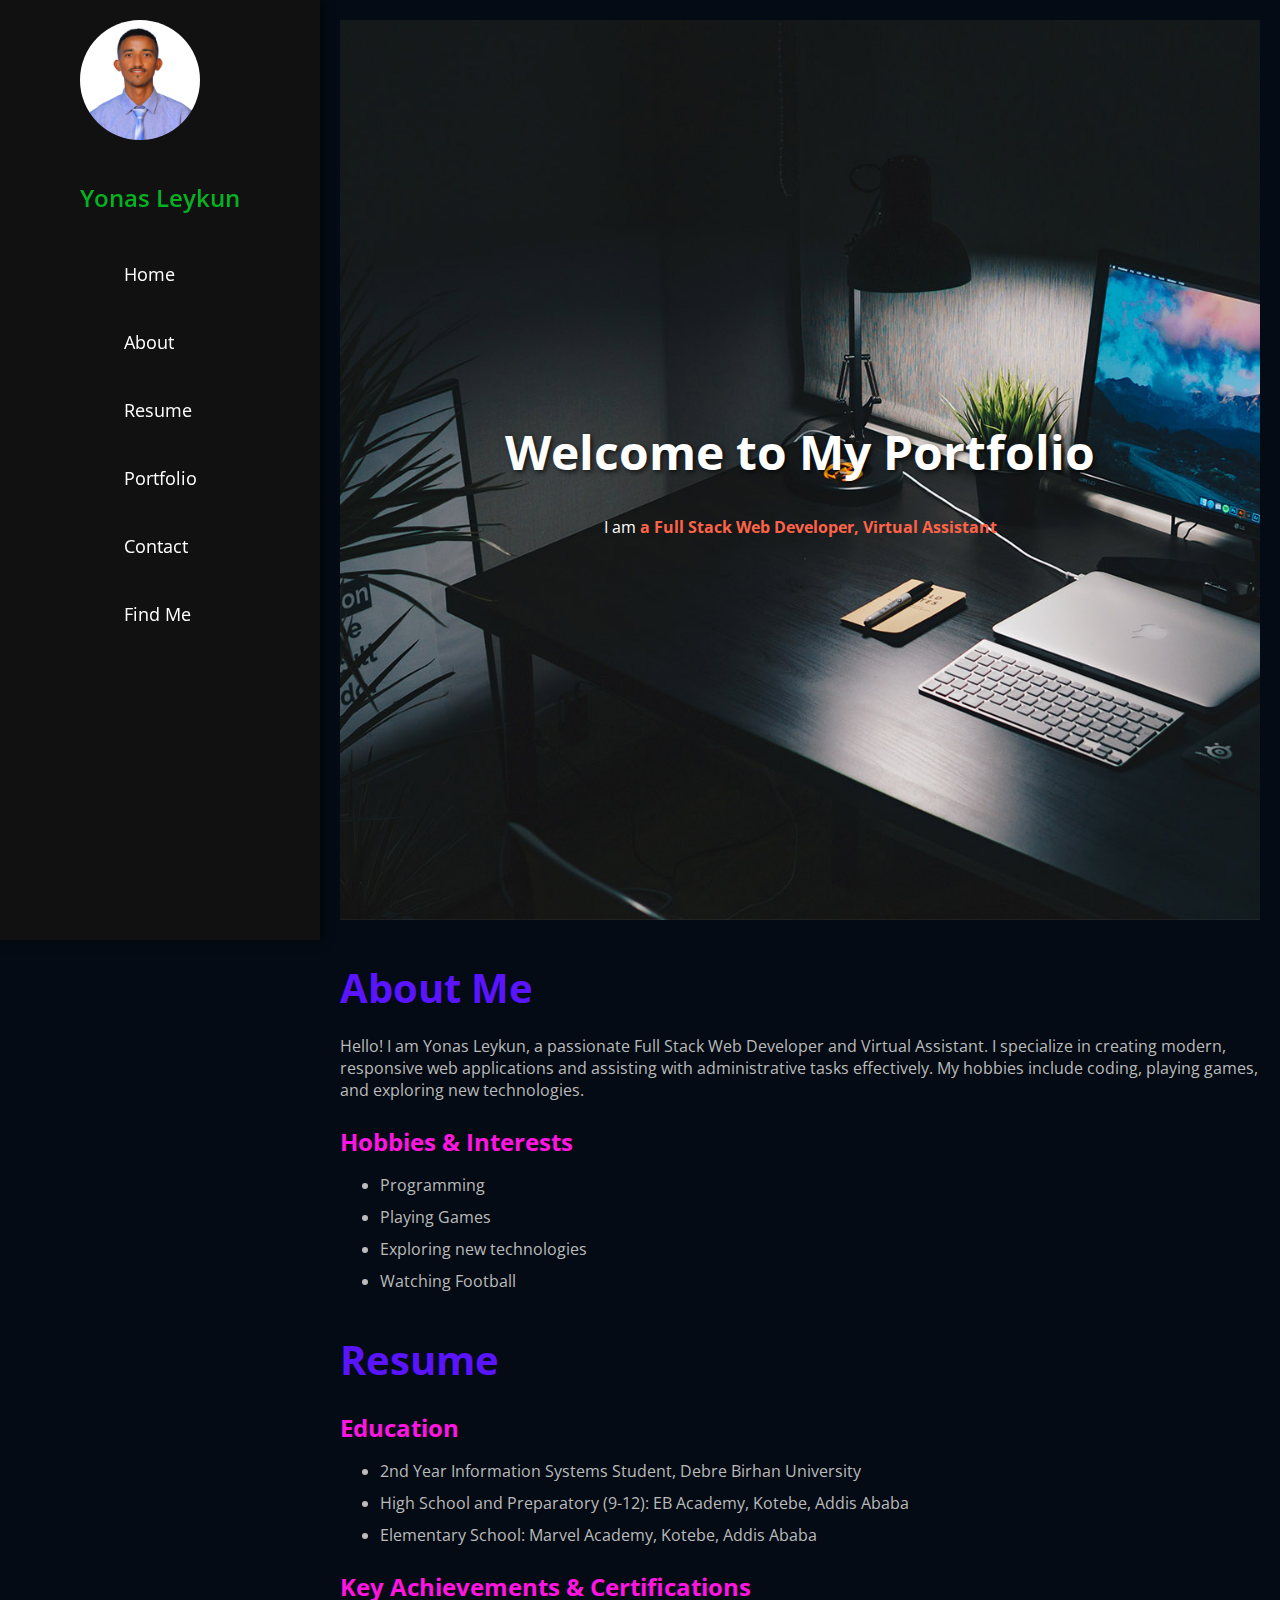
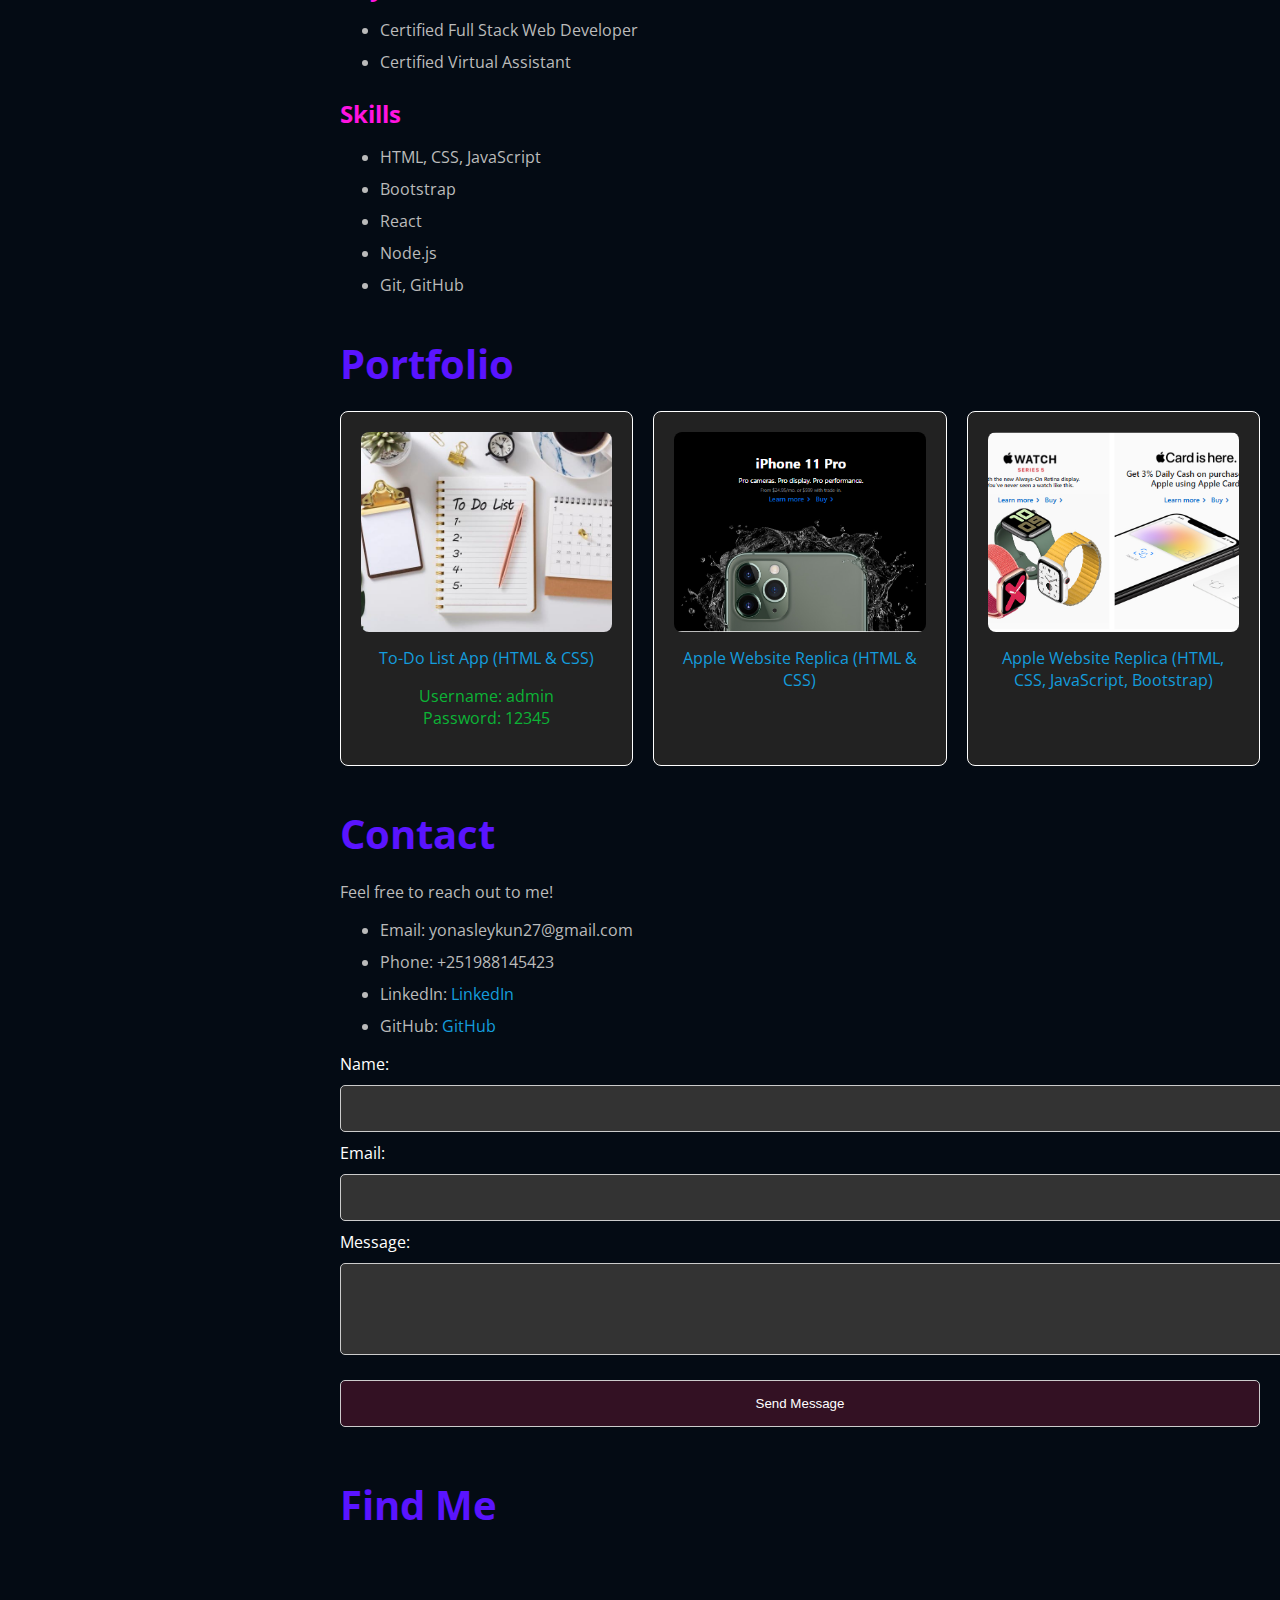
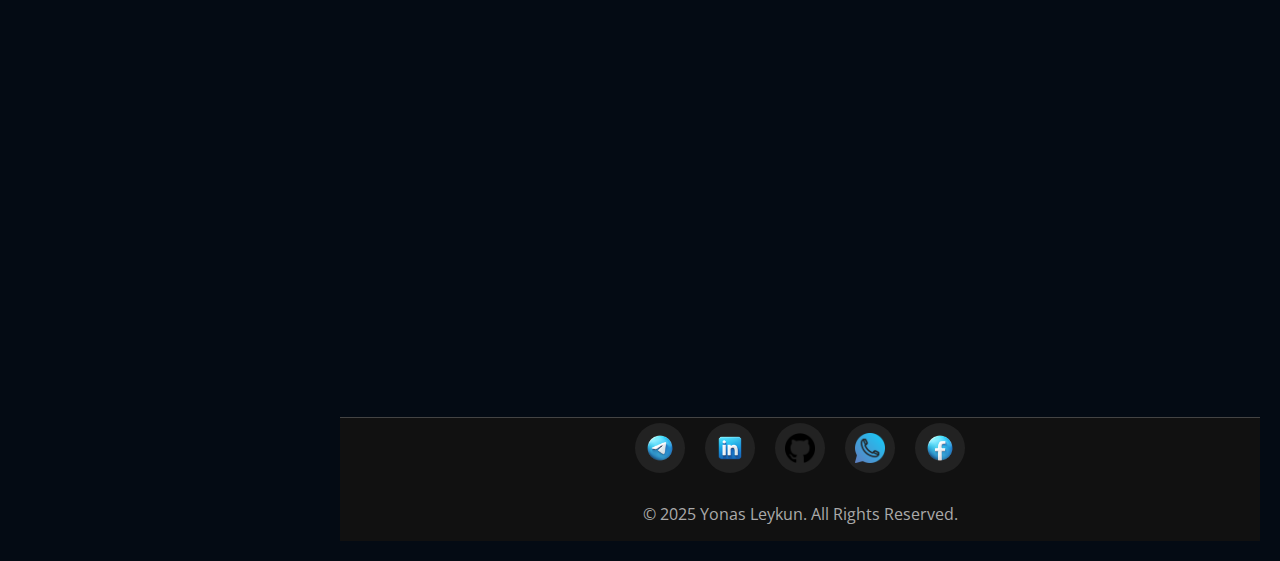
<file: index.html>
<!DOCTYPE html>
<html lang="en">

<head>
  <meta charset="UTF-8">
  <meta name="viewport" content="width=device-width, initial-scale=1.0">
  <title>Yonas Leykun - Portfolio</title>

  <!-- Favicons -->
  <link href="./Image/favicon_io/favicon-32x32.png" rel="icon">

  <link href="https://fonts.googleapis.com/css?family=Open+Sans:300,400,600,700|Poppins:300,400,500,600,700" rel="stylesheet">
  <link href="style.css" rel="stylesheet">
</head>

<body>

  <!-- Sidebar -->
  <header id="header">
    <div class="profile">
      <img src="./Image/last.jpg" alt="Logo" class="img-fluid logo">
      <h1 class="text-light">Yonas Leykun</h1>
    </div>
    <nav class="nav-menu">
      <ul>
        <li><a href="#hero">Home</a></li>
        <li><a href="#about">About</a></li>
        <li><a href="#resume">Resume</a></li>
        <li><a href="#portfolio">Portfolio</a></li>
        <li><a href="#contact">Contact</a></li>
        <li><a href="#map">Find Me</a></li>
      </ul>
    </nav>
  </header>

  <!-- Main Content -->
  <main>
    <!-- Hero Section -->
    <section id="hero">
      <div class="hero-container">
        <h1>Welcome to My Portfolio</h1>
        <p>I am <span class="typed">a Full Stack Web Developer, Virtual Assistant</span></p>
      </div>
    </section>

    <!-- About Section -->
    <section id="about">
      <h2 class="section-title">About Me</h2>
      <p class="section-text">Hello! I am Yonas Leykun, a passionate Full Stack Web Developer and Virtual Assistant. I specialize in creating modern, responsive web applications and assisting with administrative tasks effectively. My hobbies include coding, playing games, and exploring new technologies.</p>
      <h3 class="section-subtitle">Hobbies & Interests</h3>
      <ul class="section-list">
        <li>Programming</li>
        <li>Playing Games</li>
        <li>Exploring new technologies</li>
        <li>Watching Football</li>
      </ul>
    </section>

    <!-- Resume Section -->
    <section id="resume">
      <h2 class="section-title">Resume</h2>
      <h3 class="section-subtitle">Education</h3>
      <ul class="section-list">
        <li>2nd Year Information Systems Student, Debre Birhan University</li>
        <li>High School and Preparatory (9-12): EB Academy, Kotebe, Addis Ababa</li>
        <li>Elementary School: Marvel Academy, Kotebe, Addis Ababa</li>
      </ul>
      <h3 class="section-subtitle">Key Achievements & Certifications</h3>
      <ul class="section-list">
        <li>Certified Full Stack Web Developer</li>
        <li>Certified Virtual Assistant</li>
      </ul>
      <h3 class="section-subtitle">Skills</h3>
      <ul class="section-list">
        <li>HTML, CSS, JavaScript</li>
        <li>Bootstrap</li>
        <li>React</li>
        <li>Node.js</li>
        <li>Git, GitHub</li>
      </ul>
    </section>

    <!-- Portfolio Section -->
    <section id="portfolio">
      <h2 class="section-title">Portfolio</h2>
      <div class="portfolio-container">
        <div class="portfolio-item">
          <a href="./TaskManagementApp/index.html" target="_blank">
            <img src="./Image/960x0.jpg" alt="To-Do List App">
          </a>
          <a href="./Task-Management-App/index.html" target="_blank">To-Do List App (HTML & CSS)</a>
          <p id="un">Username: admin<br>Password: 12345</p>
        </div>
        <div class="portfolio-item">
          <a href="./AppleProject/Project/index.html" target="_blank">
            <img src="./Image/no.png" alt="Apple Website Replica">
          </a>
          <a href="./AppleProject/Project/index.html" target="_blank">Apple Website Replica (HTML & CSS)</a>
        </div>
        <div class="portfolio-item">
          <a href="./AppleBootstrapProject/Project/apple-responsive-staring-base-code/apple-responsive-staring-base-code/index.html" target="_blank">
            <img src="./Image/bootstrap.png" alt="Apple Website Responsive">
          </a>
          <a href="./AppleBootstrapProject/Project/apple-responsive-staring-base-code/apple-responsive-staring-base-code/index.html" target="_blank">
            Apple Website Replica (HTML, CSS, JavaScript, Bootstrap)
          </a>
        </div>
      </div>
    </section>

    <!-- Contact Section -->
    <section id="contact">
      <h2 class="section-title">Contact</h2>
      <p class="section-text">Feel free to reach out to me!</p>
      <ul class="section-list">
        <li>Email: yonasleykun27@gmail.com</li>
        <li>Phone: +251988145423</li>
        <li>LinkedIn: <a href="https://et.linkedin.com/in/yonas-leykun" target="_blank">LinkedIn</a></li>
        <li>GitHub: <a href="https://github.com/yonasleykun27" target="_blank">GitHub</a></li>
      </ul>
      <form>
        <label for="name">Name:</label>
        <input type="text" id="name" name="name" required>
        <label for="email">Email:</label>
        <input type="email" id="email" name="email" required>
        <label for="message">Message:</label>
        <textarea id="message" name="message" rows="4" required></textarea>
        <button type="submit">Send Message</button>
      </form>
    </section>

    <!-- Map Section -->
    <section id="map">
      <h2 class="section-title">Find Me</h2>
      <iframe src="https://www.google.com/maps/embed?pb=!1m18!1m12!1m3!1d3933.282944240956!2d39.51878687438486!3d9.656847578846607!2m3!1f0!2f0!3f0!3m2!1i1024!2i768!4f13.1!3m3!1m2!1s0x1649bd7dac123767%3A0x44635ad4b8545f85!2sDebre%20Berhan%20University!5e0!3m2!1sen!2set!4v1737322805983!5m2!1sen!2set" width="600" height="450" style="border:0;" allowfullscreen="" loading="lazy" referrerpolicy="no-referrer-when-downgrade"></iframe>
    </section>

    
  <!-- Footer Section -->
<footer class="footer">
  <div class="social-icons">
    <a href="https://t.me/yoniman6" target="_blank"><img src="./Image/tg.png" alt="Telegram"></a>
    <a href="https://et.linkedin.com/in/yonas-leykun" target="_blank"><img src="./Image/ln.png" alt="LinkedIn"></a>
    <a href="https://github.com/yonasleykun27" target="_blank"><img src="./Image/gh.png" alt="Github"></a>
    <a href="https://wa.me/qr/N4TQA45BHJGBB1" target="_blank"><img src="./Image/phone.png" alt="WhatsApp"></a>
    <a href="#"><img src="./Image/fb.png" alt="Facebook"></a>
    
  </div>
  <p class="footer-text">© 2025 Yonas Leykun. All Rights Reserved.</p>
</footer>
  </main>


</body>

</html>
</file>
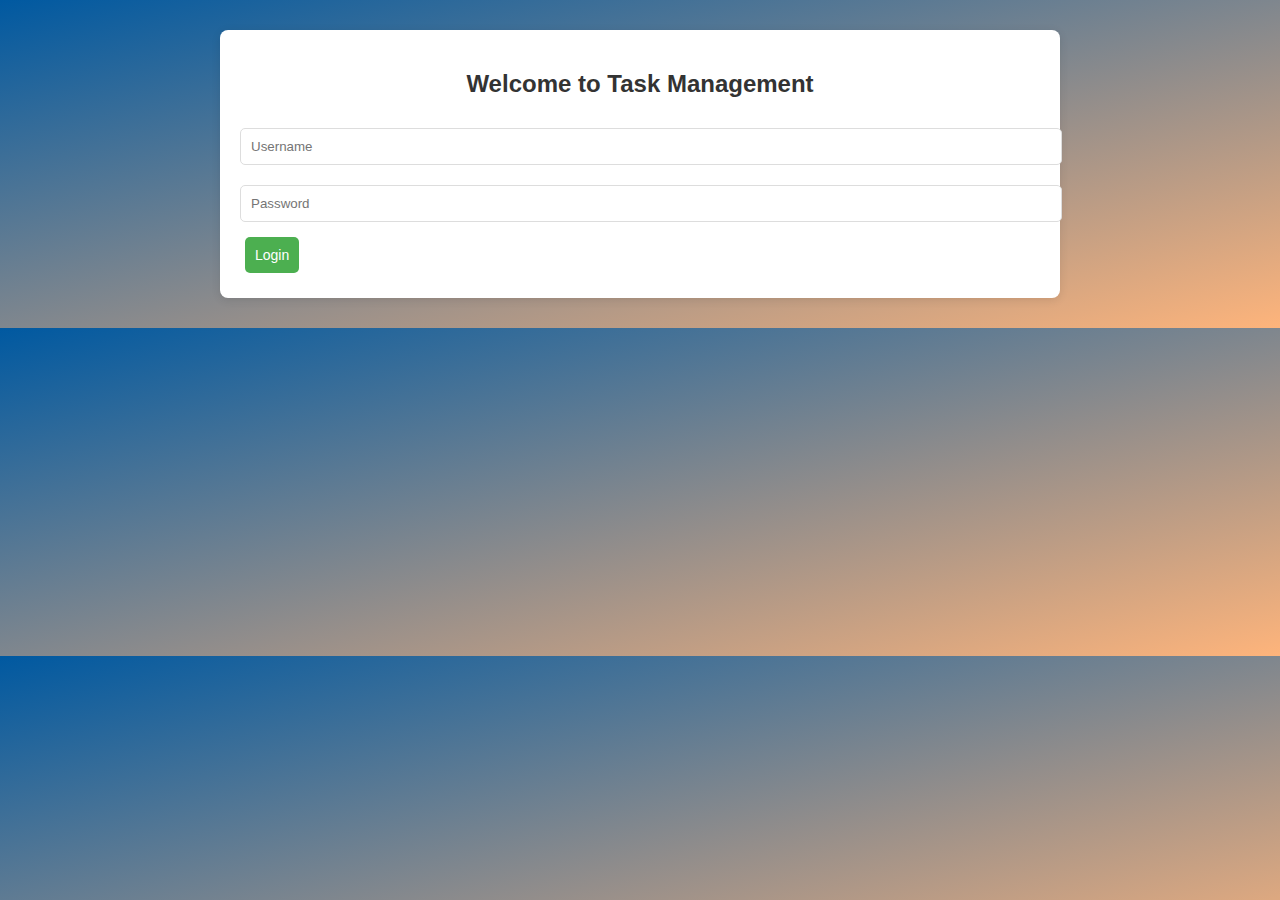
<file: TaskManagementApp/index.html>
<!DOCTYPE html>
<html lang="en">
<head>
    <meta charset="UTF-8">
    <meta name="viewport" content="width=device-width, initial-scale=1.0">
    <title>Task Management</title>
    <link rel="stylesheet" href="CSS/style.css">
</head>
<body>
    <div id="login-page" class="login-container">
        <h2>Welcome to Task Management</h2>
        <form id="login-form">
            <input type="text" id="username" placeholder="Username" required>
            <input type="password" id="password" placeholder="Password" required>
            <button type="submit">Login</button>
            <p id="login-error" style="color: red; display: none;">Invalid username or password.</p>
        </form>
    </div>

    <div class="task-container" style="display: none;">
        <h2>Task Management</h2>
        <button id="add-task-button">Add Task</button>

        <div id="add-task-form" class="task-form" style="display: none;">
            <label for="task-name">Task Name</label>
            <input type="text" id="task-name" placeholder="Enter the task name" required>

            <label for="start-date">Start Date</label>
            <input type="date" id="start-date" required>

            <label for="end-date">End Date</label>
            <input type="date" id="end-date" required>

            <label for="progress-status">Progress</label>
            <select id="progress-status">
                <option value="Not Started">Not Started</option>
                <option value="Started">Started</option>
                <option value="Finished">Finished</option>
            </select>

            <label for="priority">Priority</label>
            <select id="priority">
                <option value="Low">Low</option>
                <option value="Medium">Medium</option>
                <option value="High">High</option>
            </select>

            <button id="save-task">Save Task</button>
        </div>

        <div id="filter-container">
            <label for="priority-filter">Filter by Priority:</label>
            <select id="priority-filter">
                <option value="All">All</option>
                <option value="Low">Low</option>
                <option value="Medium">Medium</option>
                <option value="High">High</option>
            </select>
        </div>

        <h3 id="task-list-heading" style="display: none;">Tasks</h3>
        <div id="task-list" class="task-list-desktop"></div>
    </div>

    <script src="JS/script.js"></script>
</body>
</html>
</file>
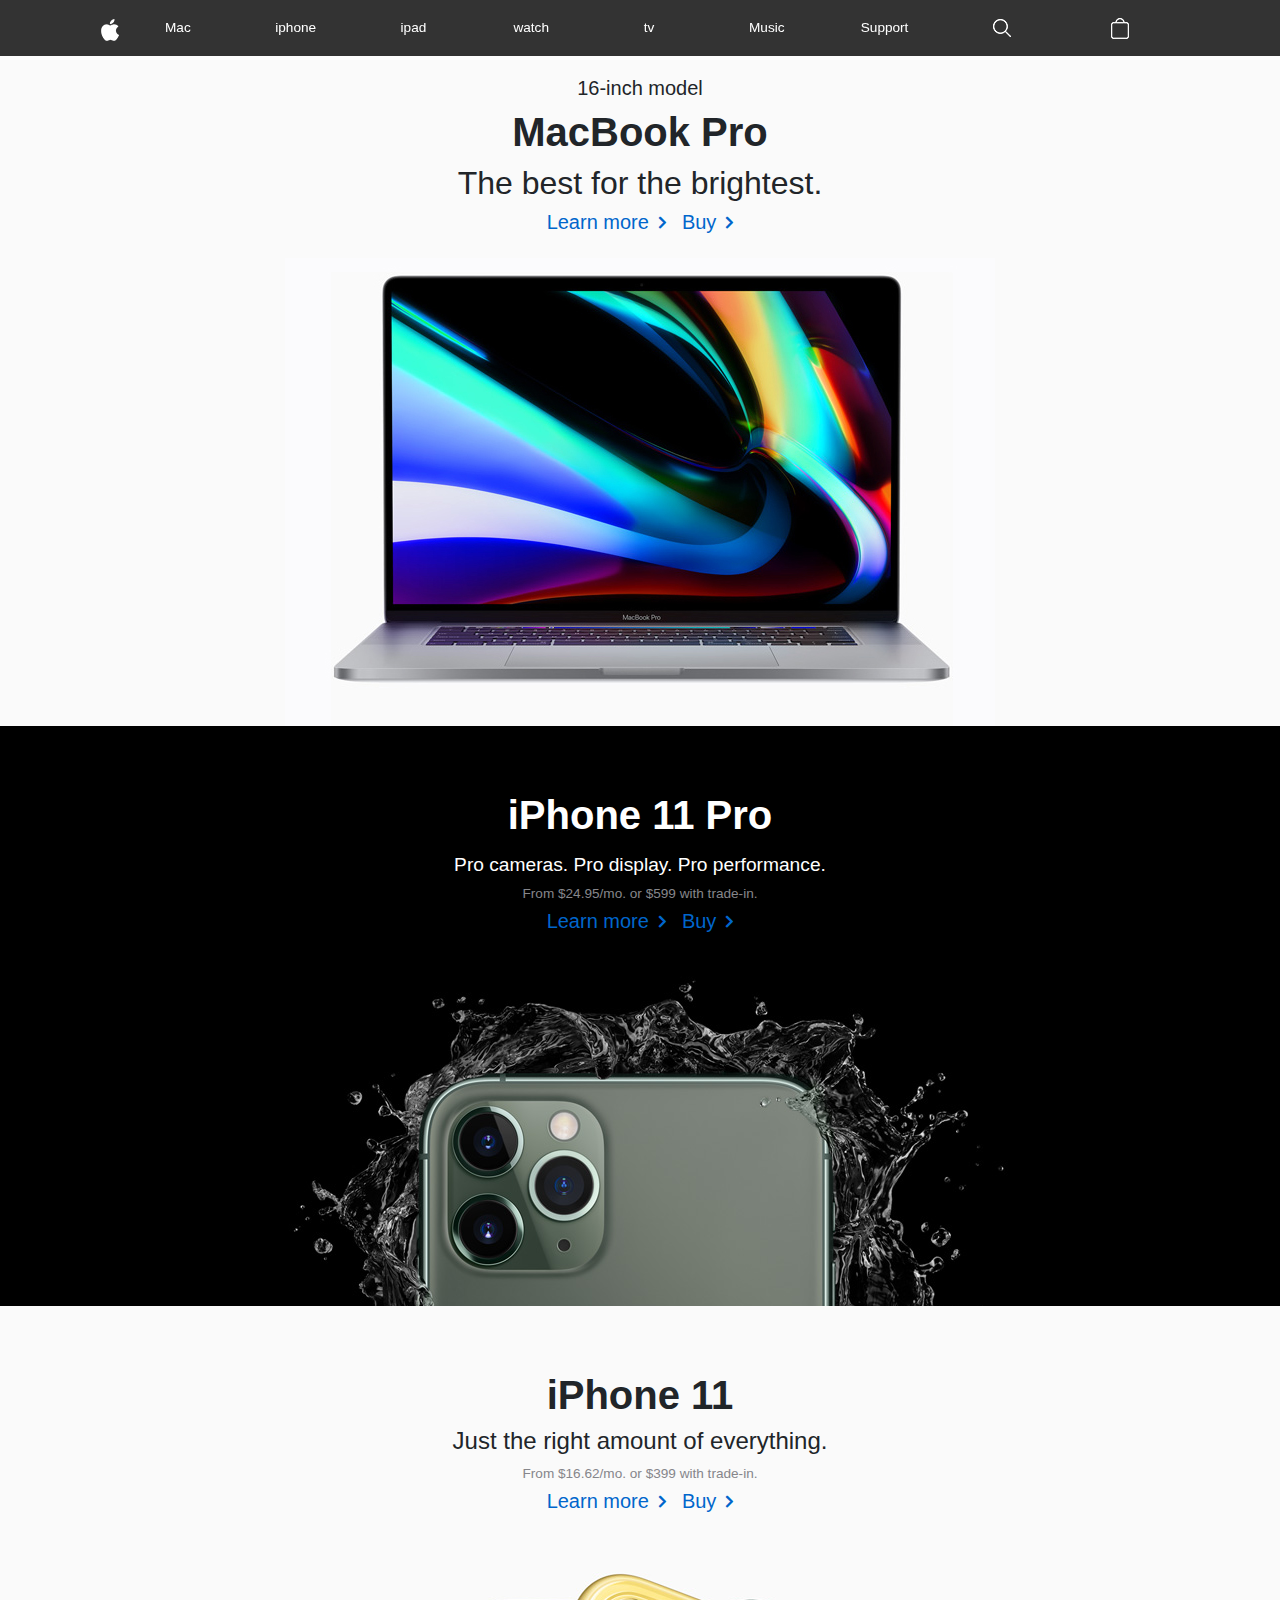
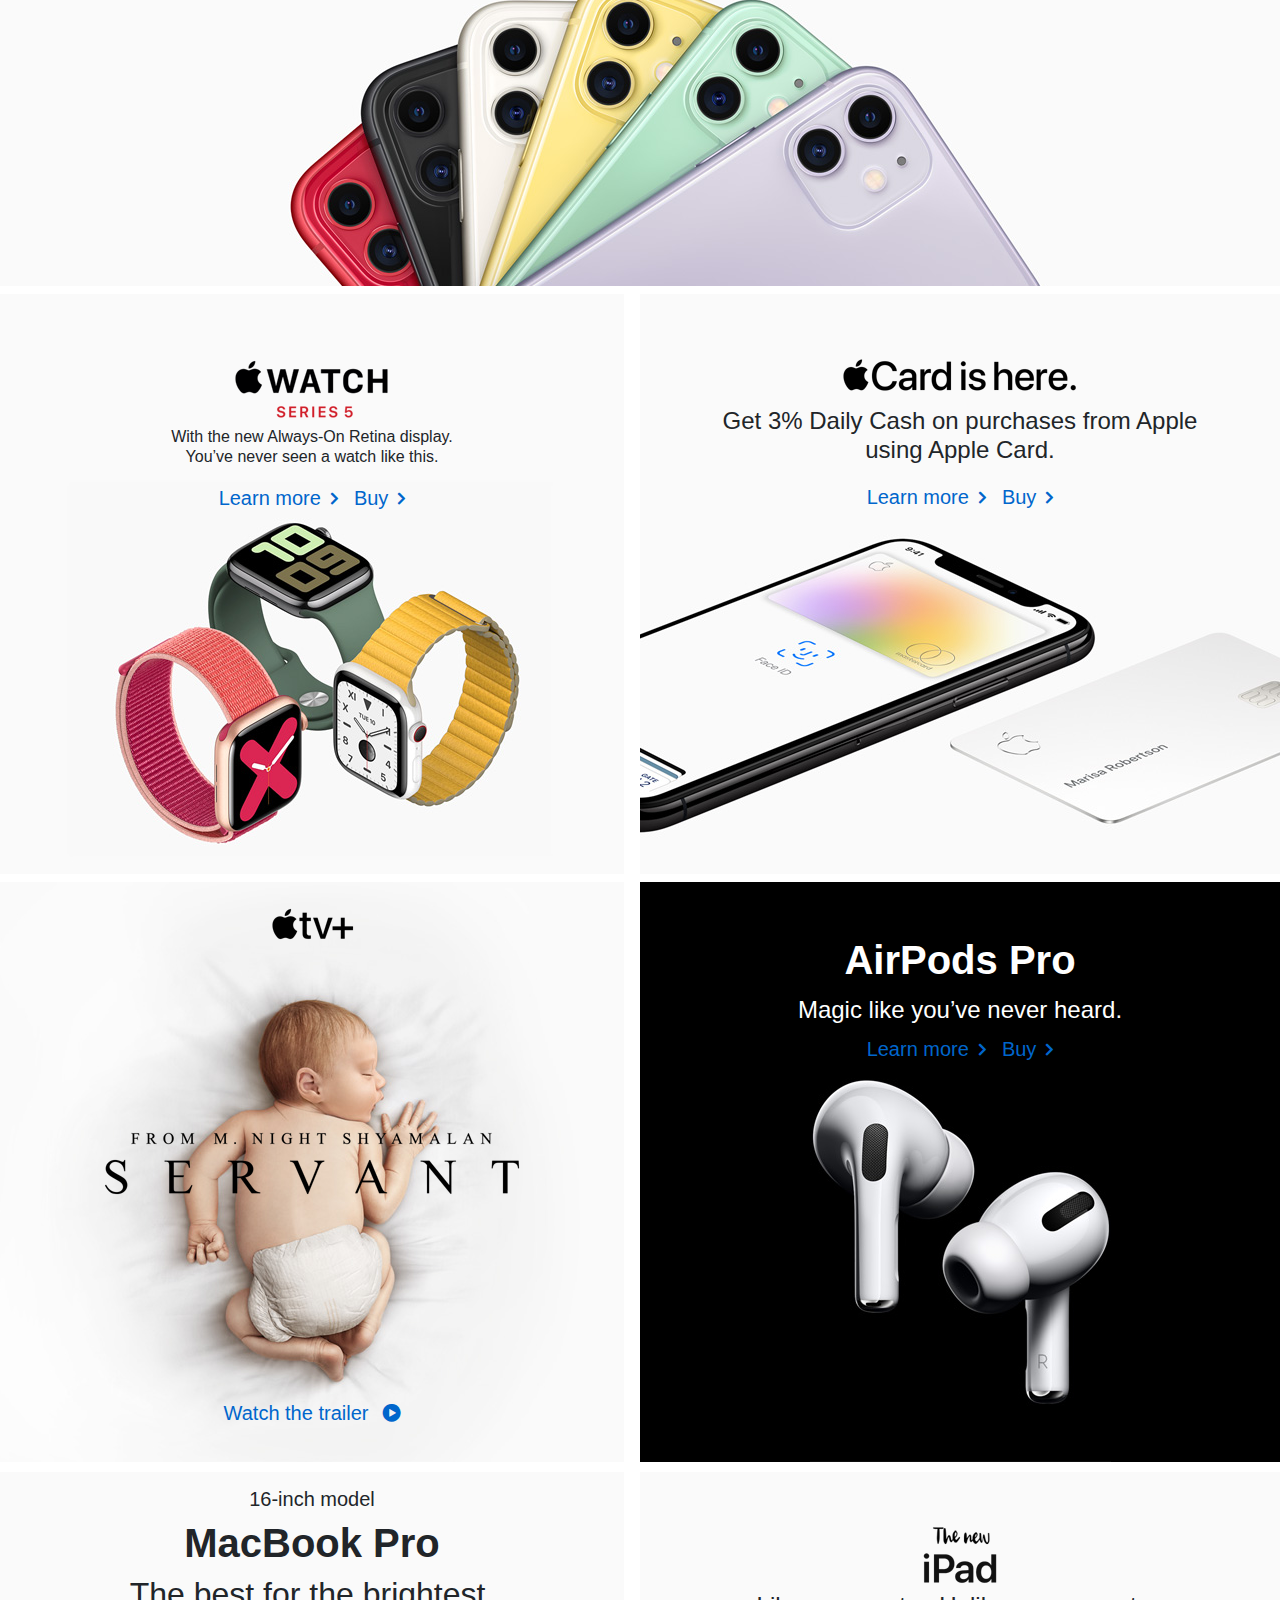
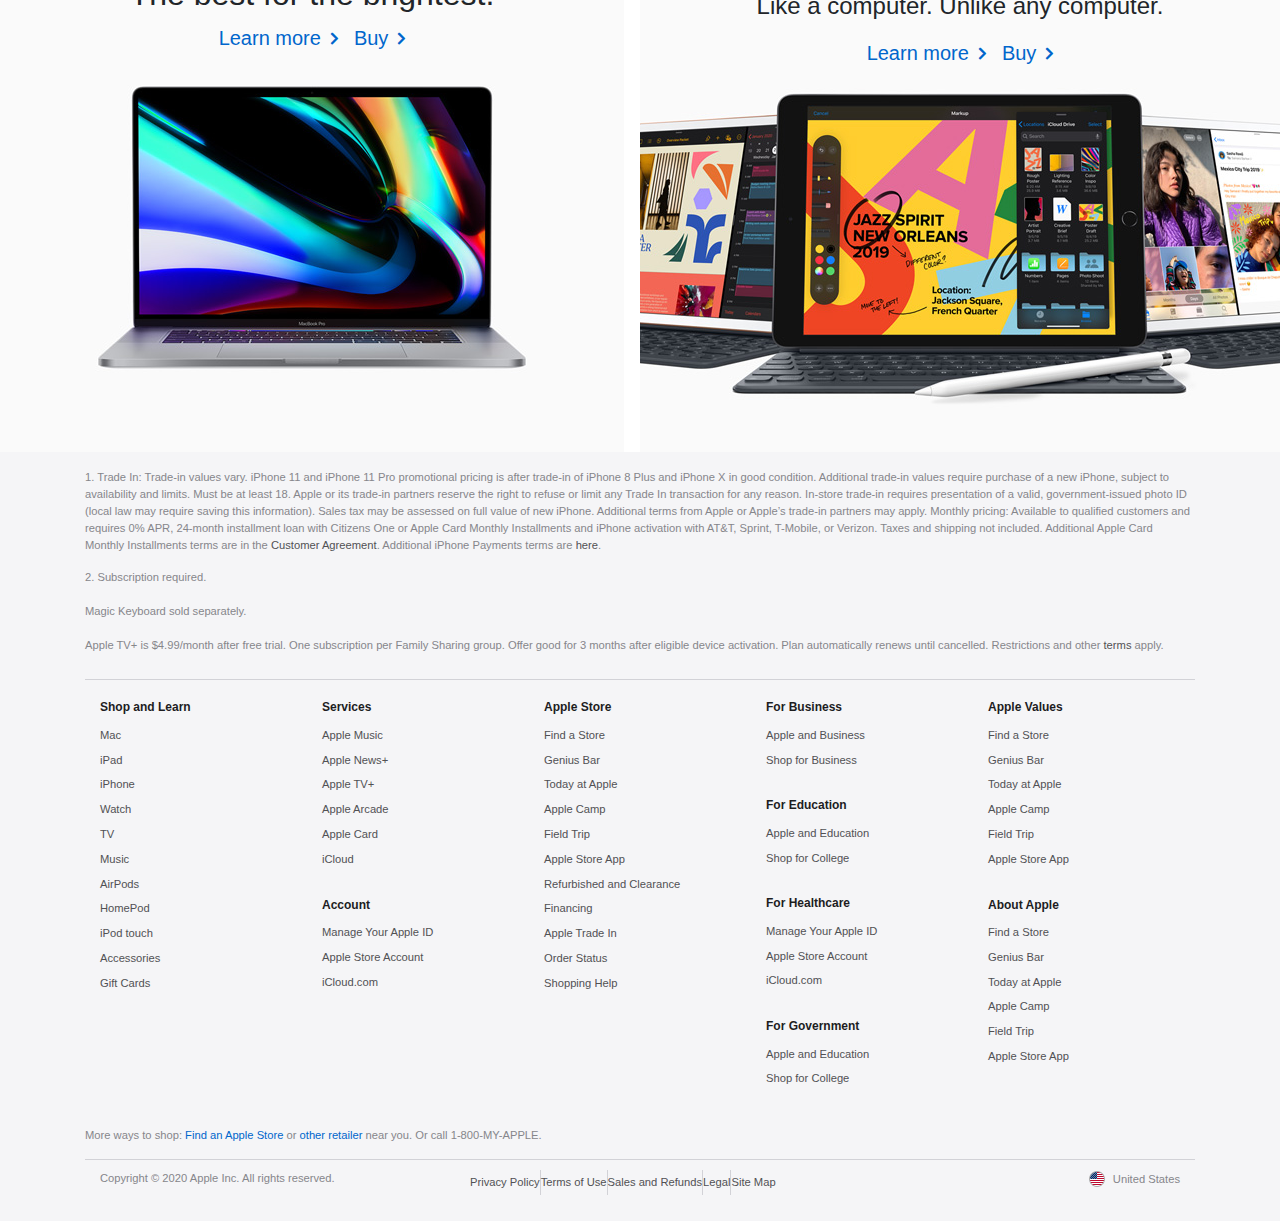
<file: AppleBootstrapProject/Project/apple-responsive-staring-base-code/apple-responsive-staring-base-code/index.html>
<!DOCTYPE html>
<html>
  <head>
    <title>Apple Responsive Replica</title>

    <!-- Some meta tags -->
    <meta charset="utf-8" />
    <meta
      name="viewport"
      content="width=device-width, initial-scale=1, shrink-to-fit=no"
    />
    <meta name="title" content="Apple Responsive Replica" />
    <meta
      name="description"
      content="A responsive replica of Apple's website"
    />
    <link rel="icon" href="images/icons/favicon.ico" type="image/x-icon" />

    <!-- Link to the Font-Awesome Font -->
    <link
      rel="stylesheet"
      href="https://maxcdn.bootstrapcdn.com/font-awesome/4.6.2/css/font-awesome.min.css"
    />

    <!-- Link to Montserrat font from Google Fonts-->
    <link
      href="https://fonts.googleapis.com/css?family=Montserrat:200,200i,300,300i,400,600,600i,700,700i,800,800i,900,900i&display=swap"
      rel="stylesheet"
    />

    <!-- Styles -->
    <!-- Bootstrap Styles -->
    <link rel="stylesheet" type="text/css" href="css/bootstrap.css" />
    <!-- Custom Styles -->
    <link rel="stylesheet" type="text/css" href="css/styles.css" />
  </head>

  <body>
    <!-- Header navigation -->
    <div class="nav-wrapper fixed-top">
      <div class="container">
        <nav class="navbar navbar-toggleable-sm navbar-expand-md">
          <button
            class="navbar-toggler navbar-toggler-right"
            type="button"
            data-toggle="collapse"
            data-target=".navbar-collapse"
          >
            ☰
          </button>
          <a class="navbar-brand mx-auto" href="#"
            ><img src="images/icons/logo-sm.png"
          /></a>

          <div class="navbar-collapse collapse">
            <ul class="navbar-nav nav-justified w-100 nav-fill">
              <li class="nav-item">
                <a class="nav-link js-scroll-trigger" href="/mac/">Mac</a>
              </li>
              <li class="nav-item">
                <a class="nav-link js-scroll-trigger" href="#">iphone</a>
              </li>
              <li class="nav-item">
                <a class="nav-link js-scroll-trigger" href="#">ipad</a>
              </li>
              <li class="nav-item">
                <a class="nav-link js-scroll-trigger" href="#">watch</a>
              </li>
              <li class="nav-item">
                <a class="nav-link js-scroll-trigger" href="#">tv</a>
              </li>
              <li class="nav-item">
                <a class="nav-link js-scroll-trigger" href="#">Music</a>
              </li>
              <li class="nav-item">
                <a class="nav-link js-scroll-trigger" href="#">Support</a>
              </li>
              <li class="nav-item">
                <a class="nav-link js-scroll-trigger" href="/search/"
                  ><img src="images/icons/search-icon-sm.png"
                /></a>
              </li>
              <li class="nav-item">
                <a class="nav-link js-scroll-trigger" href="/cart/"
                  ><img src="images/icons/cart-sm.png"
                /></a>
              </li>
            </ul>
          </div>
        </nav>
      </div>
    </div>

    <!-- Your code goes in here -->
    <!--  -->
    <div class="top-100">
      <div class="container text-center">
        <h5 class="pt-3">16-inch model</h5>
        <h1></h1>
        <h1 class="font-weight-bold">MacBook Pro</h1>
        <h2 class="">The best for the brightest.</h2>

        <div class="learn">
          <ul class="list-unstyled d-flex justify-content-center">
            <li class="pr-3 h5">
              <a href="" class="text-decoration-none">Learn more</a>
            </li>
            <li class="h5"><a href="" class="text-decoration-none">Buy</a></li>
          </ul>
        </div>
        <div class="macimg">
          <img
            src="images/home/mac-laptop.jpg"
            alt="mac img"
            class="mx-auto d-block"
          />
        </div>
      </div>
    </div>

    <section class="pro-11">
      <div class="container text-white text-center">
        <div class="">
          <h1 class="font-weight-bold">iPhone 11 Pro</h1>
        </div>
        <div class="py-1 rr">Pro cameras. Pro display. Pro performance.</div>
        <div class="price">From $24.95/mo. or $599 with trade‑in.</div>
        <div class="learn pro py-1">
          <ul class="list-unstyled d-flex justify-content-center">
            <li class="pr-3 h5">
              <a href="" class="text-decoration-none">Learn more</a>
            </li>
            <li class="h5"><a href="" class="text-decoration-none">Buy</a></li>
          </ul>
        </div>
      </div>
    </section>

    <section class="i-11 mb-2">
      <div class="text-center">
        <div class="h1 font-weight-bold">iPhone 11</div>
        <div class="h4">Just the right amount of everything.</div>
        <div class="price">From $16.62/mo. or $399 with trade‑in.</div>

        <div class="learn py-1">
          <ul class="list-unstyled d-flex justify-content-center">
            <li class="pr-3 h5">
              <a href="" class="text-decoration-none">Learn more</a>
            </li>
            <li class="h5"><a href="" class="text-decoration-none">Buy</a></li>
          </ul>
        </div>
      </div>
    </section>

    <section class="section-4">
      <div class="row">
        <div class="col-md-6 pr-md-3">
          <div class="left-side-4 mb-2">
            <div class="top-logo-4 ">
              <div class="">
                <img
                  src="images/icons/watch-series5-logo.png"
                  class="mx-auto d-block"
                />
              </div>
            </div>
            <h6 class="text-center py-2">
              With the new Always-On Retina display.<br />
              You’ve never seen a watch like this.
            </h6>
            <div class="learn py-1">
              <ul class="list-unstyled d-flex justify-content-center">
                <li class="pr-3 h5">
                  <a href="" class="text-decoration-none">Learn more</a>
                </li>
                <li class="h5">
                  <a href="" class="text-decoration-none">Buy</a>
                </li>
              </ul>
            </div>
          </div>
        </div>

        <div class="col-md-6">
          <div class="right-side-4 mb-2">
            <div class="top-logo-4">
              <div class="">
                <img
                  src="images/icons/apple-card-logo.png"
                  class="mx-auto d-block"
                />
              </div>
            </div>
            <h4 class="text-center nn py-3">
              Get 3% Daily Cash on purchases from Apple using Apple Card.
            </h4>
            <div class="learn py-1">
              <ul class="list-unstyled d-flex justify-content-center">
                <li class="pr-3 h5">
                  <a href="" class="text-decoration-none">Learn more</a>
                </li>
                <li class="h5">
                  <a href="" class="text-decoration-none">Buy</a>
                </li>
              </ul>
            </div>
          </div>
        </div>
      </div>
    </section>

    <section class="section-5">
      <div class="row">
        <div class="col-md-6 pr-md-3">
          <div class="left-side-4">
            <div class="top-logo-4">
              <div class="">
                <img
                  src="images/icons/apple-tv-logo.png"
                  class="mx-auto d-block"
                />
              </div>
            </div>
            <div class="tv-show">
              <img
                src="images/icons/servant-logo.png"
                class="mx-auto d-block"
              />
            </div>

            <div class="watch-more-5 text-center watch">
              <a href="#" class="text-decoration-none h5">Watch the trailer</a>
            </div>
          </div>
        </div>
        <div class="col-md-6">
          <div class="right-side-4 text-white text-center">
            <div class="top-logo-4">
              <h1 class="font-weight-bold">AirPods Pro</h1>
            </div>

            <h4 class="pt-1">Magic like you’ve never heard.</h4>

            <div class="learn py-1 pro">
              <ul class="list-unstyled d-flex justify-content-center">
                <li class="pr-3 h5">
                  <a href="" class="text-decoration-none">Learn more</a>
                </li>
                <li class="h5">
                  <a href="" class="text-decoration-none">Buy</a>
                </li>
              </ul>
            </div>
          </div>
        </div>
      </div>
    </section>

    <section class="section-6">
      <div class="row">
        <div class="col-md-6 pr-md-3">
          <div class="left-side-4 text-center mb-4">
            <div>
              <h5 class="">16-inch model</h5>
              <h1 class="font-weight-bold">MacBook Pro</h1>
              <h2 class="pro-11-discription">The best for the brightest.</h2>
              <div class="learn py-1">
                <ul class="list-unstyled d-flex justify-content-center">
                  <li class="pr-3 h5">
                    <a href="" class="text-decoration-none">Learn more</a>
                  </li>
                  <li class="h5">
                    <a href="" class="text-decoration-none">Buy</a>
                  </li>
                </ul>
              </div>
            </div>
          </div>
        </div>
        <div class="col-md-6">
          <div class="right-side-4 text-center">
            <div class="top-logo-4">
              <div class="">
                <img
                  src="images/icons/new-ipad-logo.png"
                  class="mx-auto d-block"
                  d-block
                />
              </div>
            </div>

            <h4 class="p-2">Like a computer. Unlike any computer.</h4>

            <div class="learn py-1">
              <ul class="list-unstyled d-flex justify-content-center">
                <li class="pr-3 h5">
                  <a href="" class="text-decoration-none">Learn more</a>
                </li>
                <li class="h5">
                  <a href="" class="text-decoration-none">Buy</a>
                </li>
              </ul>
            </div>
          </div>
        </div>
      </div>
    </section>

    <!-- Footer section stats here -->
    <footer class="footer-wrapper">
      <div class="container">
        <div class="upper-text-container">
          <p>
            1. Trade In: Trade‑in values vary. iPhone 11 and iPhone 11 Pro
            promotional pricing is after trade‑in of iPhone 8 Plus and iPhone X
            in good condition. Additional trade‑in values require purchase of a
            new iPhone, subject to availability and limits. Must be at least 18.
            Apple or its trade-in partners reserve the right to refuse or limit
            any Trade In transaction for any reason. In‑store trade‑in requires
            presentation of a valid, government-issued photo ID (local law may
            require saving this information). Sales tax may be assessed on full
            value of new iPhone. Additional terms from Apple or Apple’s trade-in
            partners may apply. Monthly pricing: Available to qualified
            customers and requires 0% APR, 24-month installment loan with
            Citizens One or Apple Card Monthly Installments and iPhone
            activation with AT&T, Sprint, T-Mobile, or Verizon. Taxes and
            shipping not included. Additional Apple Card Monthly Installments
            terms are in the
            <a
              href="https://www.goldmansachs.com/terms-and-conditions/Apple-Card-Customer-Agreement.pdf"
              target="_blank"
            >
              Customer Agreement</a
            >. Additional iPhone Payments terms are
            <a
              href="https://www.apple.com/legal/sales-support/iphoneinstallments_us/"
            >
              here</a
            >.
          </p>
          <p>
            2. Subscription required.<br /><br />
            Magic Keyboard sold separately.<br /><br />
            Apple TV+ is $4.99/month after free trial. One subscription per
            Family Sharing group. Offer good for 3 months after eligible device
            activation. Plan automatically renews until cancelled. Restrictions
            and other <a href="https://www.apple.com/promo/">terms </a> apply.
          </p>
        </div>
        <div class="footer-links-wrapper row">
          <div class="links-wrapper-1 col-sm-12 col-md">
            <h3>Shop and Learn</h3>
            <ul>
              <li><a href="#">Mac</a></li>
              <li><a href="#">iPad</a></li>
              <li><a href="#">iPhone</a></li>
              <li><a href="#">Watch</a></li>
              <li><a href="#">TV</a></li>
              <li><a href="#">Music</a></li>
              <li><a href="#">AirPods</a></li>
              <li><a href="#">HomePod</a></li>
              <li><a href="#">iPod touch</a></li>
              <li><a href="#">Accessories</a></li>
              <li><a href="#">Gift Cards</a></li>
            </ul>
          </div>
          <div class="links-wrapper-2 col-sm-12 col-md">
            <h3>Services</h3>
            <ul>
              <li><a href="#">Apple Music</a></li>
              <li><a href="#">Apple News+</a></li>
              <li><a href="#">Apple TV+</a></li>
              <li><a href="#">Apple Arcade</a></li>
              <li><a href="#">Apple Card</a></li>
              <li><a href="#">iCloud</a></li>
            </ul>
            <h3>Account</h3>
            <ul>
              <li><a href="#">Manage Your Apple ID</a></li>
              <li><a href="#">Apple Store Account</a></li>
              <li><a href="#">iCloud.com</a></li>
            </ul>
          </div>
          <div class="links-wrapper-3 col-sm-12 col-md">
            <h3>Apple Store</h3>
            <ul>
              <li><a href="#">Find a Store</a></li>
              <li><a href="#">Genius Bar</a></li>
              <li><a href="#">Today at Apple</a></li>
              <li><a href="#">Apple Camp</a></li>
              <li><a href="#">Field Trip</a></li>
              <li><a href="#">Apple Store App</a></li>
              <li><a href="#">Refurbished and Clearance</a></li>
              <li><a href="#">Financing</a></li>
              <li><a href="#">Apple Trade In</a></li>
              <li><a href="#">Order Status</a></li>
              <li><a href="#">Shopping Help</a></li>
            </ul>
          </div>
          <div class="links-wrapper-4 col-sm-12 col-md">
            <h3>For Business</h3>
            <ul>
              <li><a href="#">Apple and Business</a></li>
              <li><a href="#">Shop for Business</a></li>
            </ul>
            <h3>For Education</h3>
            <ul>
              <li><a href="#">Apple and Education</a></li>
              <li><a href="#">Shop for College</a></li>
            </ul>
            <h3>For Healthcare</h3>
            <ul>
              <li><a href="#">Manage Your Apple ID</a></li>
              <li><a href="#">Apple Store Account</a></li>
              <li><a href="#">iCloud.com</a></li>
            </ul>
            <h3>For Government</h3>
            <ul>
              <li><a href="#">Apple and Education</a></li>
              <li><a href="#">Shop for College</a></li>
            </ul>
          </div>
          <div class="links-wrapper-5 col-sm-12 col-md">
            <h3>Apple Values</h3>
            <ul>
              <li><a href="#">Find a Store</a></li>
              <li><a href="#">Genius Bar</a></li>
              <li><a href="#">Today at Apple</a></li>
              <li><a href="#">Apple Camp</a></li>
              <li><a href="#">Field Trip</a></li>
              <li><a href="#">Apple Store App</a></li>
            </ul>
            <h3>About Apple</h3>
            <ul>
              <li><a href="#">Find a Store</a></li>
              <li><a href="#">Genius Bar</a></li>
              <li><a href="#">Today at Apple</a></li>
              <li><a href="#">Apple Camp</a></li>
              <li><a href="#">Field Trip</a></li>
              <li><a href="#">Apple Store App</a></li>
            </ul>
          </div>
        </div>
        <div class="my-apple-wrapper">
          More ways to shop: <a href="#">Find an Apple Store</a> or
          <a href="#">other retailer</a> near you. Or call 1-800-MY-APPLE.
        </div>
        <div class="copyright-wrapper row">
          <div
            class="copyright col-sm-12 order-2 col-md-8 order-md-1 col-lg-4 order-lg-1"
          >
            Copyright &copy; 2020 Apple Inc. All rights reserved.
          </div>
          <div class="footer-links-terms col-sm-12 order-3 col-lg-6 order-lg-2">
            <ul>
              <li><a href="#">Privacy Policy</a></li>
              <li><a href="#">Terms of Use</a></li>
              <li><a href="#">Sales and Refunds</a></li>
              <li><a href="#">Legal</a></li>
              <li><a href="#">Site Map</a></li>
            </ul>
          </div>
          <div
            class="footer-country col-sm-12 order-1 col-md-4 order-md-2 text-md-right col-lg-2 order-lg-3"
          >
            <div class="flag-wrapper"><img src="images/icons/16.png" /></div>
            <div class="footer-country-name">United States</div>
          </div>
        </div>
      </div>
    </footer>
    <!-- Footer section ends here -->

    <!-- Javascript -->

    <!-- jQuery -->
    <script src="https://ajax.googleapis.com/ajax/libs/jquery/3.4.1/jquery.min.js"></script>

    <!-- Bootsrap JS -->
    <script src="js/bootstrap.js"></script>
  </body>
</html>
</file>
<file: style.css>
/* General Styling */
title{
  color: #0e9419;
}

body {
  font-family: "Open Sans", sans-serif;
  margin: 0;
  padding: 0;
  background: #040b14;
  color: #ffffff;
}

a {
  text-decoration: none;
  color: #149ddd;
}

header {
  width: 280px;
  background: #111;
  height: 100vh;
  position: fixed;
  top: 0;
  left: 0;
  padding: 20px;
  box-shadow: 2px 0 10px rgba(0, 0, 0, 0.5);
  display: flex;
  flex-direction: column;
  align-items: center;
}

.profile img.logo {
  width: 120px;
  height: 120px;
  border-radius: 50%;
  margin-bottom: 20px;
}

.profile h1 {
  font-size: 24px;
  color: #05b322;
  text-align: center;
  font-weight: 600;
}

.nav-menu ul {
  list-style: none;
  padding: 0;
}

.nav-menu ul li {
  margin: 20px 0;
}

.nav-menu ul li a {
  font-size: 18px;
  color: #fff;
  text-decoration: none;
  padding: 12px;
  display: block;
  border-radius: 5px;
  transition: all 0.3s ease;
}

.nav-menu ul li a:hover {
  background: #149ddd;
  color: #111;
  transform: scale(1.1);
}

/* Content Sections */
main {
  margin-left: 320px; /* Matches sidebar width */
  padding: 20px;
}

section {
  margin-bottom: 40px;
}

#hero {
  height: 100vh;
  background: url('./Image/banner2.jpg') center center no-repeat;
  background-size: cover;
  display: flex;
  justify-content: center;
  align-items: center;
  text-align: center;
}

#hero h1 {
  font-size: 3rem;
  color: #fff;
  text-shadow: 2px 2px 5px rgba(0, 0, 0, 0.7);
}

#hero .typed {
  color: #ff6347;
  font-weight: bold;
}

.section-title {
  font-size: 2.5rem;
  color: #5a14ff;
  margin-bottom: 20px;
}

.section-subtitle {
  font-size: 1.5rem;
  color: #ff14e0;
  margin-bottom: 15px;
}

.section-text, .section-list {
  color: #bbb;
}

.section-list li {
  margin-bottom: 10px;
}

#portfolio .portfolio-container {
  display: flex;
  gap: 20px;
  justify-content: space-between;
}

#portfolio .portfolio-item {
  border: 1px solid #fff;
  padding: 20px;
  width: calc(33.333% - 20px); /* Three items per row */
  text-align: center;
  background-color: #222;
  border-radius: 8px;
  transition: all 0.3s ease;
}

#portfolio .portfolio-item img {
  width: 100%;
  height: 200px;
  object-fit: cover;
  border-radius: 8px;
  margin-bottom: 10px;
}

#portfolio .portfolio-item:hover {
  transform: translateY(-5px);
  box-shadow: 0 4px 20px rgba(0, 0, 0, 0.6);
}

#portfolio .portfolio-item img:hover {
  transform: scale(1.05);
  opacity: 0.9;
}

#un {
  color: #0cb436;
}

form input,
form textarea,
form button {
  width: 100%;
  padding: 15px;
  margin: 10px 0;
  border-radius: 5px;
  background-color: #333;
  color: #fff;
  border: 1px solid #ccc;
}

form button {
  background-color: #331123;
  cursor: pointer;
}

form button:hover {
  background-color: #e61e7e;
}

iframe {
  margin-top: 20px;
  width: 100%;
  height: 400px;
  border: 0;
}

/* Footer Section */
.footer {
  background-color: #111;
  color: #bbb;
  text-align: center;
  padding-top: 5px;
  margin-top: 40px;
  border-top: 1px solid #444;
  display: flex;
  flex-direction: column;
  align-items: center;
}

.footer .social-icons {
  display: flex;
  justify-content: center;
  gap: 20px;
  margin-bottom: 20px;
}

.footer .social-icons a {
  display: flex;
  justify-content: center;
  align-items: center;
  width: 50px;
  height: 50px;
  border-radius: 50%;
  overflow: hidden;
  background-color: #222;
  transition: transform 0.3s ease, background-color 0.3s ease;
}

.footer .social-icons a:hover {
  transform: scale(1.2);
  background-color: #149ddd;
}

.footer .social-icons img {
  width: 60%;
  height: 60%;
  object-fit: cover;
}

.footer .footer-text {
  font-size: 16px;
  color: #aaa;
  margin-top: 10px;
}

.footer .footer-text:hover {
  color: #fff;
}
</file>
<file: TaskManagementApp/CSS/style.css>
/* Base Styles */
body {
  font-family: Arial, sans-serif;
  margin: 0;
  padding: 0;
  background: linear-gradient(to bottom right, #0059a1, #feb47b);
  color: #fff;
  overflow-x: hidden; /* Prevent horizontal scrolling */
}

.task-container, .login-container {
  max-width: 800px;
  margin: 30px auto;
  background-color: white;
  padding: 20px;
  border-radius: 8px;
  color: #333;
  box-shadow: 0 2px 10px rgba(0, 0, 0, 0.1);
}

h2, h3 {
  text-align: center;
  margin-bottom: 20px;
}

button {
  background-color: #4CAF50;
  color: white;
  border: none;
  padding: 10px;
  cursor: pointer;
  font-size: 14px;
  margin: 5px;
  border-radius: 5px;
}

button:hover {
  background-color: #45a049;
}

button.delete-btn {
  background-color: red;
}

button.delete-btn:hover {
  background-color: darkred;
}

#add-task-form input, #add-task-form select, #login-form input {
  padding: 10px;
  margin: 10px 0;
  width: 100%;
  border: 1px solid #ddd;
  border-radius: 5px;
}

label {
  font-weight: bold;
  display: block;
  margin-top: 10px;
}

/* Task List Styles */
.task-card {
  background: #f9f9f9;
  margin: 10px 0;
  padding: 15px;
  border-radius: 5px;
  color: #333;
  box-shadow: 0 2px 5px rgba(0, 0, 0, 0.1);
}

.task-card h3 {
  margin: 0 0 10px;
}

.task-card p {
  margin: 5px 0;
}

.task-list-desktop table {
  width: 100%;
  border-collapse: collapse;
  margin-top: 20px;
}

.task-list-desktop table th, .task-list-desktop table td {
  padding: 10px;
  text-align: left;
  border: 1px solid #ddd;
}

.task-list-desktop table th {
  background-color: #4CAF50;
  color: white;
}

/* Progress Colors */
.status {
  font-weight: bold;
  padding: 3px 6px;
  border-radius: 5px;
  display: inline-block;
  text-align: center;
}

.status.NotStarted {
  color: white;
  background-color: red;
}

.status.Started {
  color: black;
  background-color: yellow;
}

.status.Finished {
  color: white;
  background-color: green;
}

/* Responsive Design */
@media (max-width: 768px) {
  .task-list-desktop table {
      display: none;
  }

  .task-card {
      display: block;
  }
}

@media (min-width: 769px) {
  .task-card {
      display: none;
  }
}
</file>
<file: AppleBootstrapProject/Project/apple-responsive-staring-base-code/apple-responsive-staring-base-code/css/styles.css>
General Styling
body {
  font-family: "Montserrat", sans-serif;
}
a {
  color: #06c;
}
img {
  max-width: 100%;
}
.white {
  color: #fff;
}
.black {
  color: #1d1d1f;
}
.grey {
  color: #86868b;
}
.top-50 {
  margin-top: 50px;
}
.top-100 {
  margin-top: 60px;
}
/* Header Style */
.nav-wrapper {
  background: rgba(0, 0, 0, 0.8);
  font-size: 0.85em;
  font-weight: 200;
}
.nav-wrapper ul li a {
  color: #fff;
}
.navbar-toggler {
  color: #fff;
}
.nav-item {
  text-align: left !important;
  padding: 4px 0;
  border-bottom: 1px solid #4b4b4b;
}

/* mid-section */
.learn ul li a {
  color: #06c;
}
.learn ul li a:hover {
  color: #000;
}
.learn ul li a:after {
  font-family: FontAwesome;
  font-weight: 900;
  content: "\f105";
  padding-left: 10px;
}
.top-100 {
  background-color: #fafafa;
}
/* i-phone 11-pro */

.pro-11 {
  background-image: url("../images/home/iphone11-pro-bg.jpg");
  height: 580px;
  background-position: center;
  padding: 65px 20px;
}
.price {
  color: #86868b;
  font-size: 0.85em;
}
.pro ul li a:hover {
  color: #fff;
}
.rr {
  font-size: 1.2rem;
}

/* i-phone 11 */

.i-11 {
  background-image: url("../images/home/iphone11-bg.jpg");
  height: 580px;
  background-position: center;
  padding: 65px 20px;
}
.section-4 .left-side-4 {
  background-image: url(../images/home/watch-series-5.jpg);
  height: 580px;
  background-position: center;
  padding: 65px 20px;
}
.section-4 .right-side-4 {
  background-image: url(../images/home/apple-card.jpg);
  height: 580px;
  background-position: center;
  background-repeat: no-repeat;
  background-color: #fafafa;
  padding: 65px 20px;
}
.nn {
  max-width: 500px;
  margin: 0 auto;
}

.section-5 .left-side-4 {
  background-image: url("../images/home/apple-tv-background.jpg");
  height: 580px;
  background-position: center;
  padding: 25px 0px;
}
.tv-show {
  padding: 180px 0 200px;
}
.watch-more-5 a::after {
  font-family: FontAwesome;
  font-weight: 900;
  content: "\f144";
  padding-left: 15px;
}
.section-5 .right-side-4 {
  background-image: url("../images/home/air-pods.jpg");
  height: 580px;
  background-position: center;
  padding: 54px 0px 0px;
  background-repeat: no-repeat;
  background-color: #000;
  background-position: bottom;
}

.section-6 .left-side-4 {
  background-image: url(\../images/home/macbook-pro.jpg);
  height: 580px;
  background-position: center;
  padding: 15px 0px 0px;
  background-repeat: no-repeat;
  background-color: #fafafa;
  background-position: bottom;
}
.section-6 .right-side-4 {
  background-image: url(../images/home/new-ipad.jpg);
  height: 580px;
  background-position: center;
  padding: 54px 20px;
  background-repeat: no-repeat;
  background-color: #fafafa;
  background-position: bottom;
}

.row {margin: 0px;}
.col-md-6 {
  padding-left: 0px;
  padding-right: 0px;
}

@media (min-width: 768px) {
  .mb-4,
  .my-4 {
    margin-bottom: 0px !important;
  }
  .section-6 {
    margin-top: 10px;
  }
}


/* Footer Styling */
.footer-wrapper {
  background-color: #f5f5f7;
  color: #86868b;
  font-size: 0.7em;
}
.footer-wrapper ul {
  list-style: none;
  padding-bottom: 10px;
  padding-inline-start: 0px;
}
.footer-wrapper ul a {
  color: #515154;
}
.my-apple-wrapper {
  padding-bottom: 15px;
  margin-top: 10px;
}
.copyright {
  margin-top: 15px;
}
.footer-country {
  margin-top: 8px;
}
.flag-wrapper {
  display: inline-block;
  vertical-align: middle;
  padding-right: 5px;
}
.footer-country-name {
  display: inline-block;
  vertical-align: middle;
}
.footer-links-terms ul {
  display: flex;
}
.footer-links-terms ul li {
  padding: 0 10px;
  border-right: 1px solid #d2d2d7;
}
.footer-links-terms ul li:first-child {
  padding-left: 0;
}
.footer-links-terms ul li:last-child {
  border-right: 0;
}

.footer-links-wrapper h3 {
  font-size: 12px;
  font-weight: 600;
  color: #1d1d1f;
}
.footer-wrapper ul li {
  padding: 4px 0;
}
.upper-text-container {
  border-bottom: 1px solid #d2d2d7;
  padding: 17px 0 10px;
  margin-bottom: 20px;
}
.upper-text-container a {
  color: #515154;
}

/*Media Query*/
/* Footer */
@media (max-width: 768px) {
  .footer-links-wrapper ul {
    display: none;
  }
  .footer-links-wrapper h3 {
    padding: 10px 0;
    border-bottom: 1px solid #ccc;
  }
  .footer-links-wrapper h3:after {
    font-family: "FontAwesome";
    content: "\f067";
    padding-left: 10px;
    position: absolute;
    right: 25px;
  }
}
@media (min-width: 768px) {
  /*Nav bar*/
  .nav-item {
    text-align: center !important;
    padding: 0;
    border-bottom: 0px;
  }
  /*Footer styling*/
  .my-apple-wrapper {
    border-bottom: 1px solid #d2d2d7;
  }
}
@media (min-width: 992px) {
  /*Footer styling*/
  .copyright {
    margin-top: 10px;
  }
  .footer-country {
    margin-top: 10px;
  }
  .footer-links-terms {
    margin-top: 10px;
  }
}
</file>
